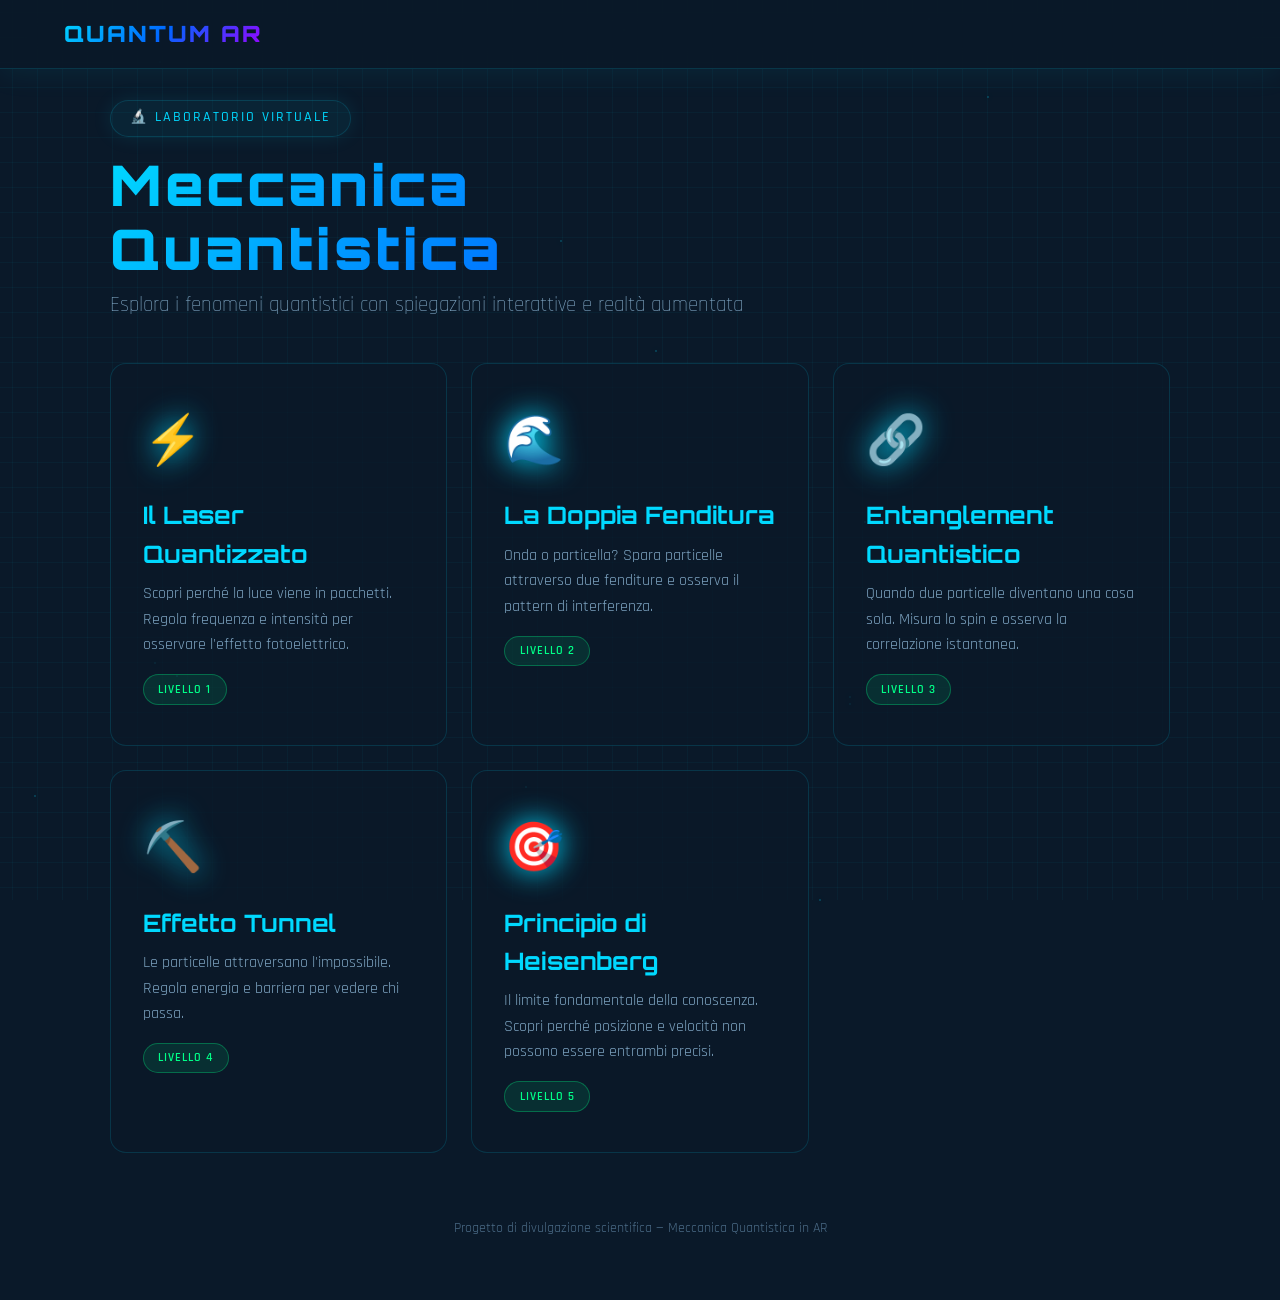
<file: index.html>
<!DOCTYPE html>
<html lang="it">
<head>
  <meta charset="UTF-8">
  <meta name="viewport" content="width=device-width, initial-scale=1.0">
  <title>Quantum AR — Meccanica Quantistica in Realtà Aumentata</title>
  <link rel="stylesheet" href="css/style.css">
</head>
<body>

  <nav class="nav">
    <div class="nav-inner">
      <a href="index.html" class="nav-logo">QUANTUM AR</a>
    </div>
  </nav>

  <main class="page page-wide">
    <span class="section-label fade-in-up">🔬 Laboratorio Virtuale</span>
    <h1 class="page-title fade-in-up stagger-1">Meccanica<br>Quantistica</h1>
    <p class="page-subtitle fade-in-up stagger-2">Esplora i fenomeni quantistici con spiegazioni interattive e realtà aumentata</p>

    <div class="levels-grid fade-in-up stagger-3">
      <a href="pages/laser.html" class="level-card">
        <div class="level-icon">⚡</div>
        <h2 class="level-title">Il Laser Quantizzato</h2>
        <p class="level-desc">
          Scopri perché la luce viene in pacchetti. Regola frequenza e intensità
          per osservare l'effetto fotoelettrico.
        </p>
        <span class="level-badge">Livello 1</span>
      </a>

      <a href="pages/slit.html" class="level-card">
        <div class="level-icon">🌊</div>
        <h2 class="level-title">La Doppia Fenditura</h2>
        <p class="level-desc">
          Onda o particella? Spara particelle attraverso due fenditure e
          osserva il pattern di interferenza.
        </p>
        <span class="level-badge">Livello 2</span>
      </a>

      <a href="pages/entanglement.html" class="level-card">
        <div class="level-icon">🔗</div>
        <h2 class="level-title">Entanglement Quantistico</h2>
        <p class="level-desc">
          Quando due particelle diventano una cosa sola. Misura lo spin
          e osserva la correlazione istantanea.
        </p>
        <span class="level-badge">Livello 3</span>
      </a>

      <a href="pages/tunnel.html" class="level-card">
        <div class="level-icon">⛏️</div>
        <h2 class="level-title">Effetto Tunnel</h2>
        <p class="level-desc">
          Le particelle attraversano l'impossibile. Regola energia e
          barriera per vedere chi passa.
        </p>
        <span class="level-badge">Livello 4</span>
      </a>

      <a href="pages/heisenberg.html" class="level-card">
        <div class="level-icon">🎯</div>
        <h2 class="level-title">Principio di Heisenberg</h2>
        <p class="level-desc">
          Il limite fondamentale della conoscenza. Scopri perché
          posizione e velocità non possono essere entrambi precisi.
        </p>
        <span class="level-badge">Livello 5</span>
      </a>
    </div>

    <p style="text-align:center; color:var(--text-muted); font-size:0.9rem; margin-top:4rem;">
      Progetto di divulgazione scientifica — Meccanica Quantistica in AR
    </p>
  </main>

  <script src="js/main.js"></script>
</body>
</html>
</file>
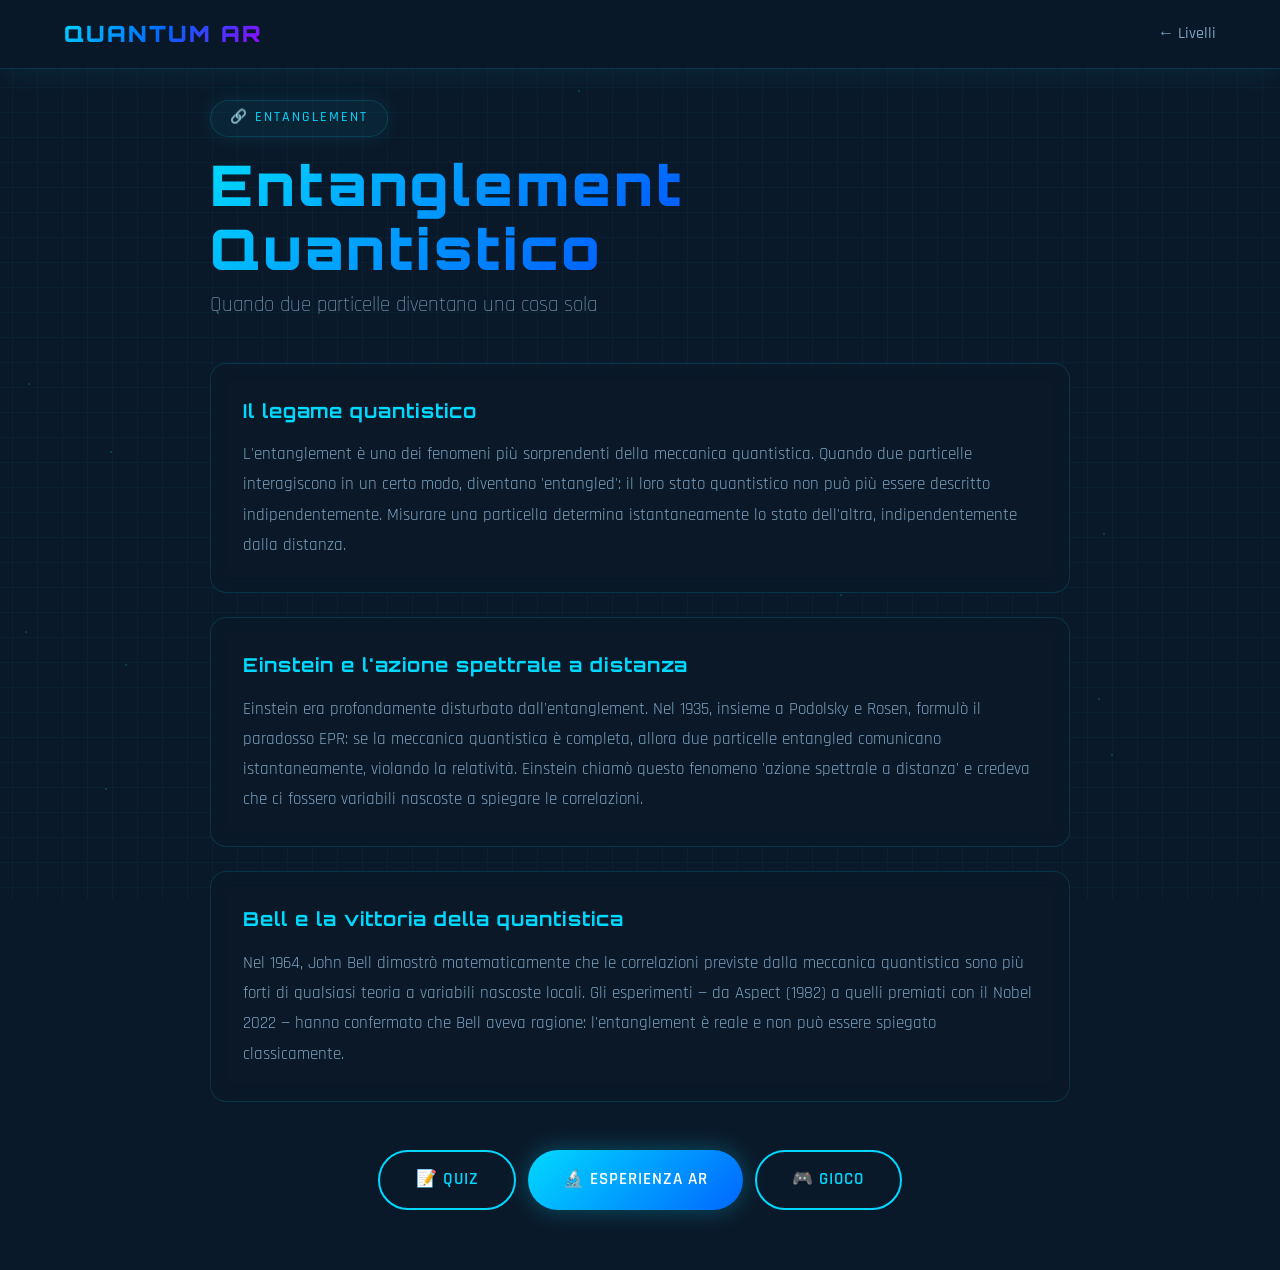
<file: pages/entanglement.html>
<!DOCTYPE html>
<html lang="it">
<head>
  <meta charset="UTF-8">
  <meta name="viewport" content="width=device-width, initial-scale=1.0">
  <title>Entanglement Quantistico — Quantum AR</title>
  <link rel="stylesheet" href="../css/style.css">
</head>
<body>
  <nav class="nav"><div class="nav-inner">
    <a href="../index.html" class="nav-logo">QUANTUM AR</a>
    <a href="../index.html" class="nav-back">← Livelli</a>
  </div></nav>
  <main class="page">
    <span class="section-label" id="level-label"></span>
    <h1 class="page-title" id="level-title"></h1>
    <p class="page-subtitle" id="level-subtitle"></p>
    <div id="intro-cards"></div>
    <div class="btn-group" style="justify-content:center; margin-top:3rem;">
      <a href="quiz.html?level=entanglement" class="btn btn-secondary">📝 Quiz</a>
      <a href="ar.html?level=entanglement" class="btn btn-primary">🔬 Esperienza AR</a>
      <a href="game.html?level=entanglement" class="btn btn-secondary">🎮 Gioco</a>
    </div>
  </main>
  <script src="../js/main.js"></script>
  <script>
    (async function () {
      let data;
      try { const r = await fetch('../data/entanglement.json'); data = await r.json(); } catch(e) { return; }
      document.getElementById('level-label').textContent = `${data.icon} ${data.id.toUpperCase()}`;
      document.getElementById('level-title').textContent = data.title;
      document.getElementById('level-subtitle').textContent = data.subtitle;
      const c = document.getElementById('intro-cards');
      data.intro.sections.forEach((s, i) => {
        const d = document.createElement('div');
        d.className = `card fade-in-up stagger-${Math.min(i+1,4)}`;
        d.innerHTML = `<h3 class="card-heading">${s.heading}</h3><p class="card-text">${s.text}</p>`;
        c.appendChild(d);
      });
    })();
  </script>
</body>
</html>
</file>
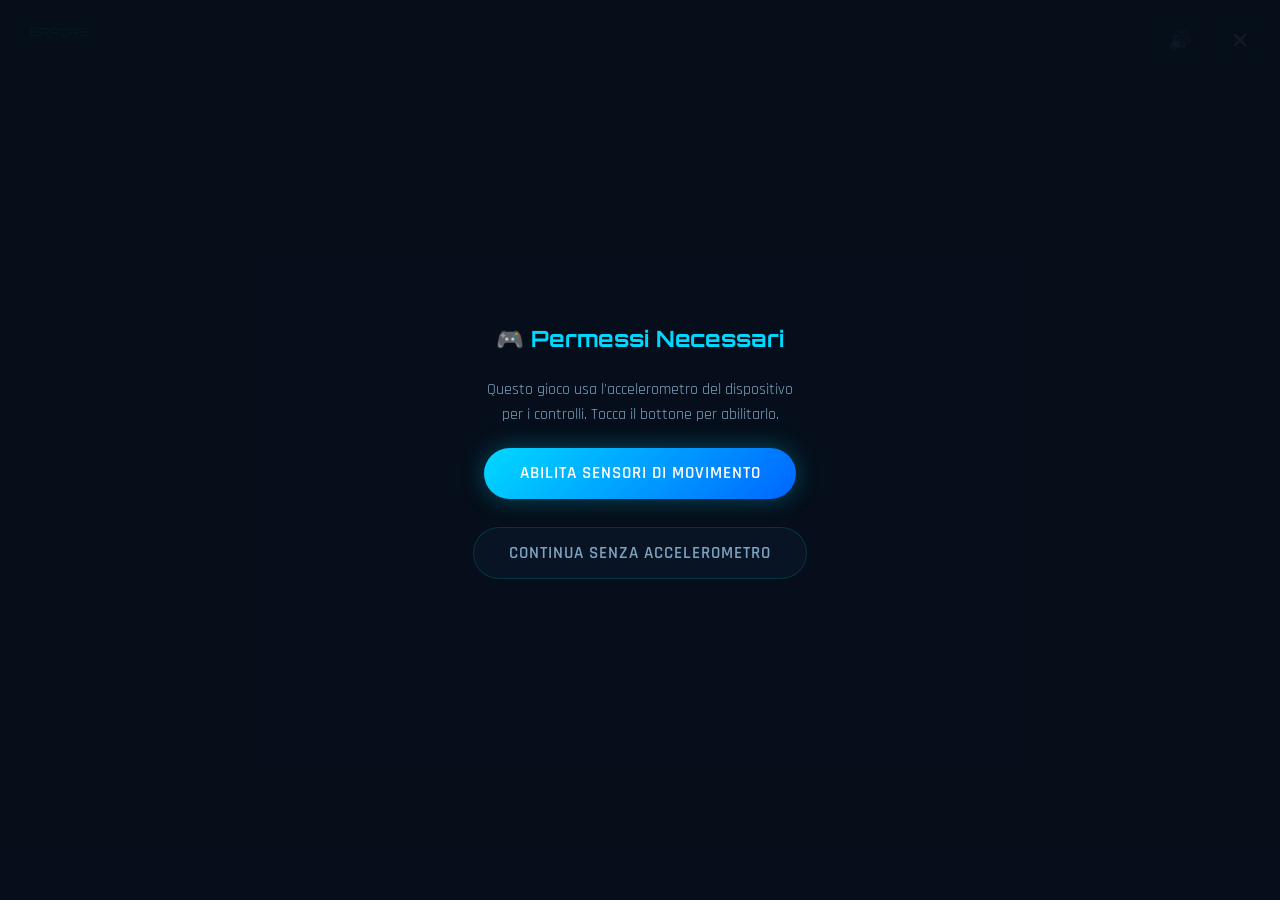
<file: pages/game.html>
<!DOCTYPE html>
<html lang="it">
<head>
  <meta charset="UTF-8">
  <meta name="viewport" content="width=device-width, initial-scale=1.0, user-scalable=no">
  <title>Gioco — Quantum AR</title>
  <link rel="stylesheet" href="../css/style.css">
  <style>
    html, body { margin:0; padding:0; overflow:hidden; width:100%; height:100%; }
    body::before { display:none; }

    .game-screen {
      position:fixed; inset:0; z-index:9999;
      background: var(--quantum-blue);
      display:flex; flex-direction:column;
    }

    /* Permission overlay */
    .perm-overlay {
      position:fixed; inset:0; z-index:10010;
      background:rgba(6,14,26,0.95);
      display:flex; flex-direction:column;
      align-items:center; justify-content:center;
      gap:20px; padding:24px; text-align:center;
    }
    .perm-overlay.hidden { display:none; }
    .perm-overlay h2 {
      font-family:'Orbitron',sans-serif; font-size:1.4rem;
      color:var(--neon-cyan);
    }
    .perm-overlay p { color:var(--text-dim); max-width:320px; line-height:1.6; }

    /* Game close */
    .game-close {
      position:fixed; top:16px; right:16px; z-index:10005;
      width:48px; height:48px; border-radius:50%;
      background:rgba(0,0,0,0.6); border:1px solid var(--glass-border);
      color:#fff; font-size:1.4rem; cursor:pointer;
      display:flex; align-items:center; justify-content:center;
      backdrop-filter:blur(10px); -webkit-backdrop-filter:blur(10px);
    }

    /* Game HUD */
    .game-hud {
      position:fixed; top:16px; left:16px; z-index:10004;
      display:flex; gap:12px; align-items:center;
    }
    .game-hud-item {
      padding:8px 14px; border-radius:var(--radius-pill);
      background:rgba(0,0,0,0.5);
      backdrop-filter:blur(10px); -webkit-backdrop-filter:blur(10px);
      font-family:'Orbitron',sans-serif; font-size:0.7rem;
      letter-spacing:1px; text-transform:uppercase;
    }
    .game-score { color:var(--neon-green); }
    .game-level-name { color:var(--neon-cyan); }

    /* Audio toggle */
    .audio-toggle {
      position:fixed; top:16px; right:76px; z-index:10005;
      width:48px; height:48px; border-radius:50%;
      background:rgba(0,0,0,0.6); border:1px solid var(--glass-border);
      color:#fff; font-size:1.2rem; cursor:pointer;
      display:flex; align-items:center; justify-content:center;
      backdrop-filter:blur(10px); -webkit-backdrop-filter:blur(10px);
    }

    /* Game canvas area */
    .game-canvas-area {
      flex:1; position:relative; overflow:hidden;
    }
    .game-canvas-area canvas {
      width:100%; height:100%; display:block;
    }

    /* Game controls overlay (bottom) */
    .game-controls {
      position:fixed; bottom:0; left:0; right:0; z-index:10003;
      padding:16px 20px 32px;
      background:linear-gradient(to top, rgba(6,14,26,0.9), transparent);
      display:flex; flex-wrap:wrap; gap:10px;
      justify-content:center; align-items:end;
    }

    .game-btn {
      padding:14px 28px; border-radius:var(--radius-pill);
      font-family:'Rajdhani',sans-serif; font-size:1rem; font-weight:600;
      text-transform:uppercase; letter-spacing:1px;
      cursor:pointer; transition:all 0.2s; border:none;
      min-width:120px; text-align:center;
    }
    .game-btn-action {
      background:linear-gradient(135deg, var(--neon-cyan), var(--neon-blue));
      color:#fff; box-shadow:0 0 20px rgba(0,217,255,0.3);
    }
    .game-btn-action:active { transform:scale(0.95); }
    .game-btn-secondary {
      background:rgba(255,255,255,0.06); border:1px solid var(--glass-border);
      color:var(--text-dim);
    }

    .game-slider-group {
      display:flex; flex-direction:column; gap:4px; min-width:150px;
    }
    .game-slider-label {
      font-size:0.7rem; color:var(--text-muted); letter-spacing:1px;
      text-transform:uppercase; display:flex; justify-content:space-between;
    }
    .game-slider-val { color:var(--neon-cyan); font-weight:700; }

    /* Feedback toast */
    .game-toast {
      position:fixed; top:50%; left:50%; transform:translate(-50%,-50%);
      z-index:10006; padding:16px 32px; border-radius:var(--radius);
      background:rgba(0,0,0,0.8); backdrop-filter:blur(16px);
      font-family:'Orbitron',sans-serif; font-size:1.2rem;
      text-align:center; pointer-events:none;
      opacity:0; transition:opacity 0.3s;
    }
    .game-toast.visible { opacity:1; }

    /* Tilt indicator */
    .tilt-indicator {
      position:fixed; bottom:100px; left:50%; transform:translateX(-50%);
      z-index:10004; font-size:0.7rem; color:var(--text-muted);
      letter-spacing:1px; text-align:center;
    }
    .tilt-dot {
      width:10px; height:10px; border-radius:50%;
      background:var(--neon-cyan); margin:6px auto 0;
      transition:transform 0.1s;
      box-shadow:0 0 8px var(--neon-cyan);
    }
  </style>
</head>
<body>

  <!-- Permission overlay (for iOS accelerometer) -->
  <div class="perm-overlay" id="perm-overlay">
    <h2>🎮 Permessi Necessari</h2>
    <p>Questo gioco usa l'accelerometro del dispositivo per i controlli. Tocca il bottone per abilitarlo.</p>
    <button class="btn btn-primary" id="perm-btn">Abilita Sensori di Movimento</button>
    <button class="btn btn-ghost" style="margin-top:8px;" id="skip-perm">Continua senza accelerometro</button>
  </div>

  <!-- Game screen -->
  <div class="game-screen">
    <!-- Close -->
    <button class="game-close" id="game-close">✕</button>

    <!-- Audio toggle -->
    <button class="audio-toggle" id="audio-toggle">🔊</button>

    <!-- HUD -->
    <div class="game-hud">
      <div class="game-hud-item game-level-name" id="hud-level"></div>
      <div class="game-hud-item game-score" id="hud-score"></div>
    </div>

    <!-- Canvas area (games render here) -->
    <div class="game-canvas-area" id="game-area">
      <canvas id="game-canvas"></canvas>
    </div>

    <!-- Controls (populated per game) -->
    <div class="game-controls" id="game-controls"></div>

    <!-- Tilt indicator -->
    <div class="tilt-indicator" id="tilt-indicator" style="display:none;">
      INCLINAZIONE
      <div class="tilt-dot" id="tilt-dot"></div>
    </div>

    <!-- Toast -->
    <div class="game-toast" id="game-toast"></div>
  </div>

  <script>
    // ══════════════════════════════════════
    //  GAME ENGINE — Accelerometer + Audio
    // ══════════════════════════════════════

    const GameEngine = {
      canvas: null,
      ctx: null,
      accel: { x: 0, y: 0, z: 0 },
      hasAccel: false,
      audio: null,
      audioPlaying: false,
      running: false,
      updateFn: null,
      renderFn: null,
      _rafId: null,
      _lastTime: 0,
      score: 0,

      // ── Init canvas ──
      initCanvas() {
        this.canvas = document.getElementById('game-canvas');
        this.ctx = this.canvas.getContext('2d');
        this._resize();
        window.addEventListener('resize', () => this._resize());
      },

      _resize() {
        const area = document.getElementById('game-area');
        this.canvas.width = area.clientWidth * window.devicePixelRatio;
        this.canvas.height = area.clientHeight * window.devicePixelRatio;
        this.canvas.style.width = area.clientWidth + 'px';
        this.canvas.style.height = area.clientHeight + 'px';
        this.ctx.scale(window.devicePixelRatio, window.devicePixelRatio);
        this.W = area.clientWidth;
        this.H = area.clientHeight;
      },

      // ── Accelerometer with iOS permission ──
      async requestAccelerometer() {
        // iOS 13+ requires permission
        if (typeof DeviceMotionEvent !== 'undefined' &&
            typeof DeviceMotionEvent.requestPermission === 'function') {
          try {
            const perm = await DeviceMotionEvent.requestPermission();
            if (perm === 'granted') {
              this._bindAccel();
              return true;
            }
          } catch (e) {
            console.warn('Accelerometer permission denied:', e);
            return false;
          }
        } else if (typeof DeviceMotionEvent !== 'undefined') {
          // Android / non-iOS: no permission needed
          this._bindAccel();
          return true;
        }
        return false;
      },

      _bindAccel() {
        window.addEventListener('devicemotion', (e) => {
          const a = e.accelerationIncludingGravity;
          if (a) {
            this.accel.x = a.x || 0;
            this.accel.y = a.y || 0;
            this.accel.z = a.z || 0;
            this.hasAccel = true;
          }
        });

        // Show tilt indicator
        document.getElementById('tilt-indicator').style.display = 'block';
      },

      // ── Audio ──
      initAudio() {
        this.audio = new Audio('../assets/audio/quantum-bgm.mp3');
        this.audio.loop = true;
        this.audio.volume = 0.3;
      },

      toggleAudio() {
        if (!this.audio) return;
        if (this.audioPlaying) {
          this.audio.pause();
          this.audioPlaying = false;
          document.getElementById('audio-toggle').textContent = '🔇';
        } else {
          this.audio.play().catch(() => {});
          this.audioPlaying = true;
          document.getElementById('audio-toggle').textContent = '🔊';
        }
      },

      startAudio() {
        if (this.audio && !this.audioPlaying) {
          this.audio.play().catch(() => {});
          this.audioPlaying = true;
        }
      },

      stopAudio() {
        if (this.audio) {
          this.audio.pause();
          this.audio.currentTime = 0;
          this.audioPlaying = false;
        }
      },

      // ── Game loop ──
      start(updateFn, renderFn) {
        this.updateFn = updateFn;
        this.renderFn = renderFn;
        this.running = true;
        this._lastTime = performance.now();
        this._loop();
      },

      _loop() {
        if (!this.running) return;
        this._rafId = requestAnimationFrame(() => this._loop());
        const now = performance.now();
        const dt = Math.min((now - this._lastTime) / 1000, 0.05);
        this._lastTime = now;

        if (this.updateFn) this.updateFn(dt);

        // Update tilt dot
        if (this.hasAccel) {
          const dot = document.getElementById('tilt-dot');
          dot.style.transform = `translate(${this.accel.x * 3}px, ${-this.accel.y * 3}px)`;
        }

        if (this.renderFn) this.renderFn(this.ctx, this.W, this.H);
      },

      stop() {
        this.running = false;
        if (this._rafId) cancelAnimationFrame(this._rafId);
        this.stopAudio();
      },

      // ── Score ──
      setScore(val) {
        this.score = val;
        document.getElementById('hud-score').textContent = `Score: ${val}`;
      },

      // ── Toast ──
      showToast(text, color, duration) {
        const t = document.getElementById('game-toast');
        t.textContent = text;
        t.style.color = color || 'var(--neon-cyan)';
        t.classList.add('visible');
        setTimeout(() => t.classList.remove('visible'), duration || 1500);
      },

      // ── Vibrate ──
      vibrate(ms) {
        if (navigator.vibrate) navigator.vibrate(ms || 50);
      }
    };

    // ══════════════════════════════════════
    //  PAGE BOOT
    // ══════════════════════════════════════

    (async function () {
      const params = new URLSearchParams(window.location.search);
      const level = params.get('level');
      if (!level) { document.getElementById('hud-level').textContent = 'Errore'; return; }

      // Load level data
      let data;
      try {
        const res = await fetch(`../data/${level}.json`);
        data = await res.json();
      } catch (e) {
        document.getElementById('hud-level').textContent = 'Errore dati';
        return;
      }

      document.getElementById('hud-level').textContent = `${data.icon} ${data.title}`;

      // Close
      document.getElementById('game-close').addEventListener('click', () => {
        GameEngine.stop();
        window.history.back();
      });

      // Audio toggle
      GameEngine.initAudio();
      document.getElementById('audio-toggle').addEventListener('click', () => {
        GameEngine.toggleAudio();
      });

      // Permission flow
      const permOverlay = document.getElementById('perm-overlay');
      const permBtn = document.getElementById('perm-btn');
      const skipBtn = document.getElementById('skip-perm');

      // Check if permission needed
      const needsPermission = typeof DeviceMotionEvent !== 'undefined' &&
                              typeof DeviceMotionEvent.requestPermission === 'function';

      if (!needsPermission) {
        // Android or desktop: try binding directly
        GameEngine.requestAccelerometer();
        permOverlay.classList.add('hidden');
        startGame(level, data);
      } else {
        // iOS: show permission overlay
        permBtn.addEventListener('click', async () => {
          const granted = await GameEngine.requestAccelerometer();
          permOverlay.classList.add('hidden');
          startGame(level, data);
          if (!granted) {
            GameEngine.showToast('Accelerometro non disponibile', 'var(--neon-red)', 2000);
          }
        });

        skipBtn.addEventListener('click', () => {
          permOverlay.classList.add('hidden');
          startGame(level, data);
        });
      }

      async function startGame(level, data) {
        GameEngine.initCanvas();
        GameEngine.startAudio();

        // Dynamic import of game module
        const module = await import(`../js/games/${level}-game.js`);
        module.default(GameEngine, data);
      }
    })();
  </script>
</body>
</html>
</file>
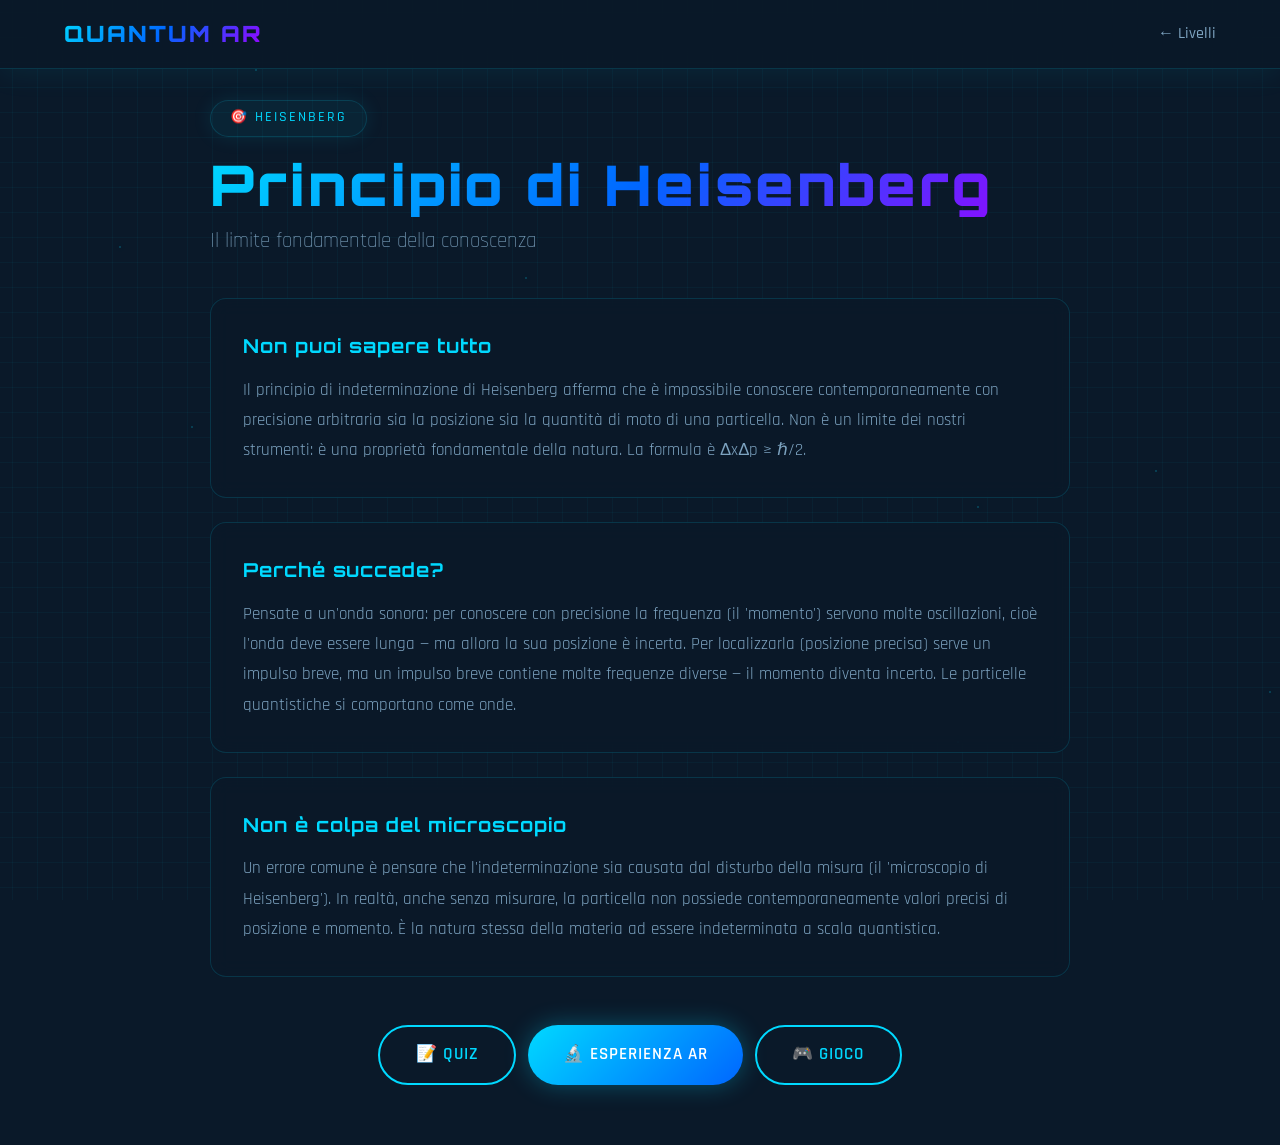
<file: pages/heisenberg.html>
<!DOCTYPE html>
<html lang="it">
<head>
  <meta charset="UTF-8">
  <meta name="viewport" content="width=device-width, initial-scale=1.0">
  <title>Principio di Heisenberg — Quantum AR</title>
  <link rel="stylesheet" href="../css/style.css">
</head>
<body>
  <nav class="nav"><div class="nav-inner">
    <a href="../index.html" class="nav-logo">QUANTUM AR</a>
    <a href="../index.html" class="nav-back">← Livelli</a>
  </div></nav>
  <main class="page">
    <span class="section-label" id="level-label"></span>
    <h1 class="page-title" id="level-title"></h1>
    <p class="page-subtitle" id="level-subtitle"></p>
    <div id="intro-cards"></div>
    <div class="btn-group" style="justify-content:center; margin-top:3rem;">
      <a href="quiz.html?level=heisenberg" class="btn btn-secondary">📝 Quiz</a>
      <a href="ar.html?level=heisenberg" class="btn btn-primary">🔬 Esperienza AR</a>
      <a href="game.html?level=heisenberg" class="btn btn-secondary">🎮 Gioco</a>
    </div>
  </main>
  <script src="../js/main.js"></script>
  <script>
    (async function () {
      let data;
      try { const r = await fetch('../data/heisenberg.json'); data = await r.json(); } catch(e) { return; }
      document.getElementById('level-label').textContent = `${data.icon} ${data.id.toUpperCase()}`;
      document.getElementById('level-title').textContent = data.title;
      document.getElementById('level-subtitle').textContent = data.subtitle;
      const c = document.getElementById('intro-cards');
      data.intro.sections.forEach((s, i) => {
        const d = document.createElement('div');
        d.className = `card fade-in-up stagger-${Math.min(i+1,4)}`;
        d.innerHTML = `<h3 class="card-heading">${s.heading}</h3><p class="card-text">${s.text}</p>`;
        c.appendChild(d);
      });
    })();
  </script>
</body>
</html>
</file>
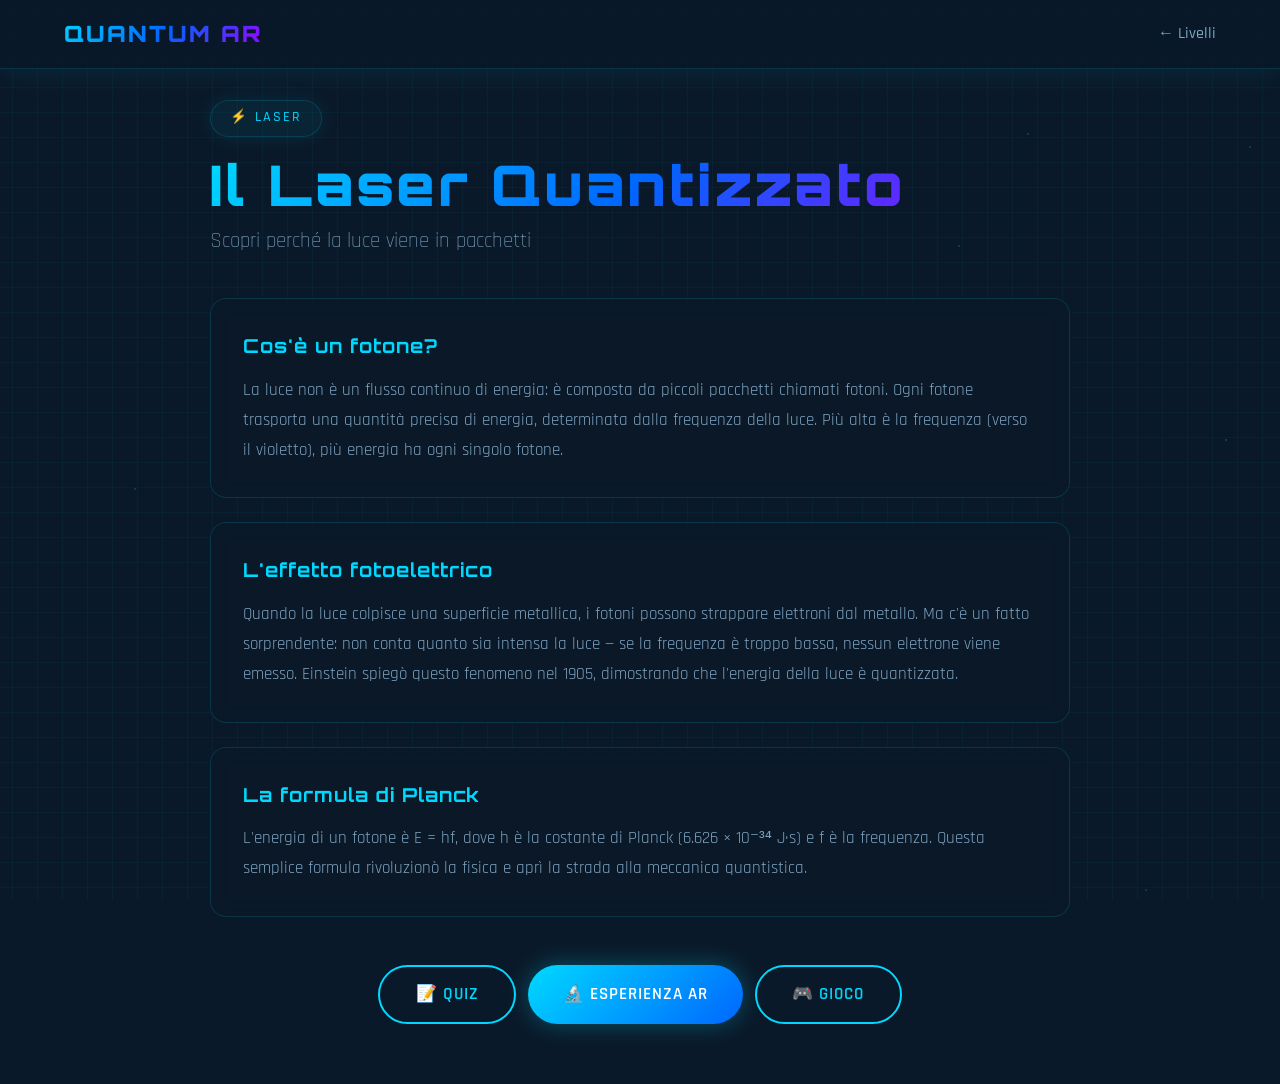
<file: pages/laser.html>
<!DOCTYPE html>
<html lang="it">
<head>
  <meta charset="UTF-8">
  <meta name="viewport" content="width=device-width, initial-scale=1.0">
  <title>Il Laser Quantizzato — Quantum AR</title>
  <link rel="stylesheet" href="../css/style.css">
</head>
<body>

  <nav class="nav">
    <div class="nav-inner">
      <a href="../index.html" class="nav-logo">QUANTUM AR</a>
      <a href="../index.html" class="nav-back">← Livelli</a>
    </div>
  </nav>

  <main class="page">
    <span class="section-label" id="level-label">⚡ LASER</span>
    <h1 class="page-title" id="level-title">Il Laser Quantizzato</h1>
    <p class="page-subtitle" id="level-subtitle">Scopri perché la luce viene in pacchetti</p>

    <div id="intro-cards"></div>

    <!-- Action buttons -->
    <div class="btn-group" style="justify-content:center; margin-top:3rem;">
      <a href="quiz.html?level=laser" class="btn btn-secondary">📝 Quiz</a>
      <a href="ar.html?level=laser" class="btn btn-primary">🔬 Esperienza AR</a>
      <a href="game.html?level=laser" class="btn btn-secondary">🎮 Gioco</a>
    </div>
  </main>

  <script src="../js/main.js"></script>
  <script>
    (async function () {
      let data;
      try {
        const res = await fetch('../data/laser.json');
        data = await res.json();
      } catch (e) {
        document.getElementById('intro-cards').innerHTML =
          '<p style="color:var(--neon-red);">Errore caricamento dati.</p>';
        return;
      }

      document.getElementById('level-label').textContent = `${data.icon} ${data.id.toUpperCase()}`;
      document.getElementById('level-title').textContent = data.title;
      document.getElementById('level-subtitle').textContent = data.subtitle;

      const container = document.getElementById('intro-cards');
      data.intro.sections.forEach((s, i) => {
        const div = document.createElement('div');
        div.className = `card fade-in-up stagger-${Math.min(i + 1, 4)}`;
        div.innerHTML = `<h3 class="card-heading">${s.heading}</h3><p class="card-text">${s.text}</p>`;
        container.appendChild(div);
      });
    })();
  </script>
</body>
</html>
</file>
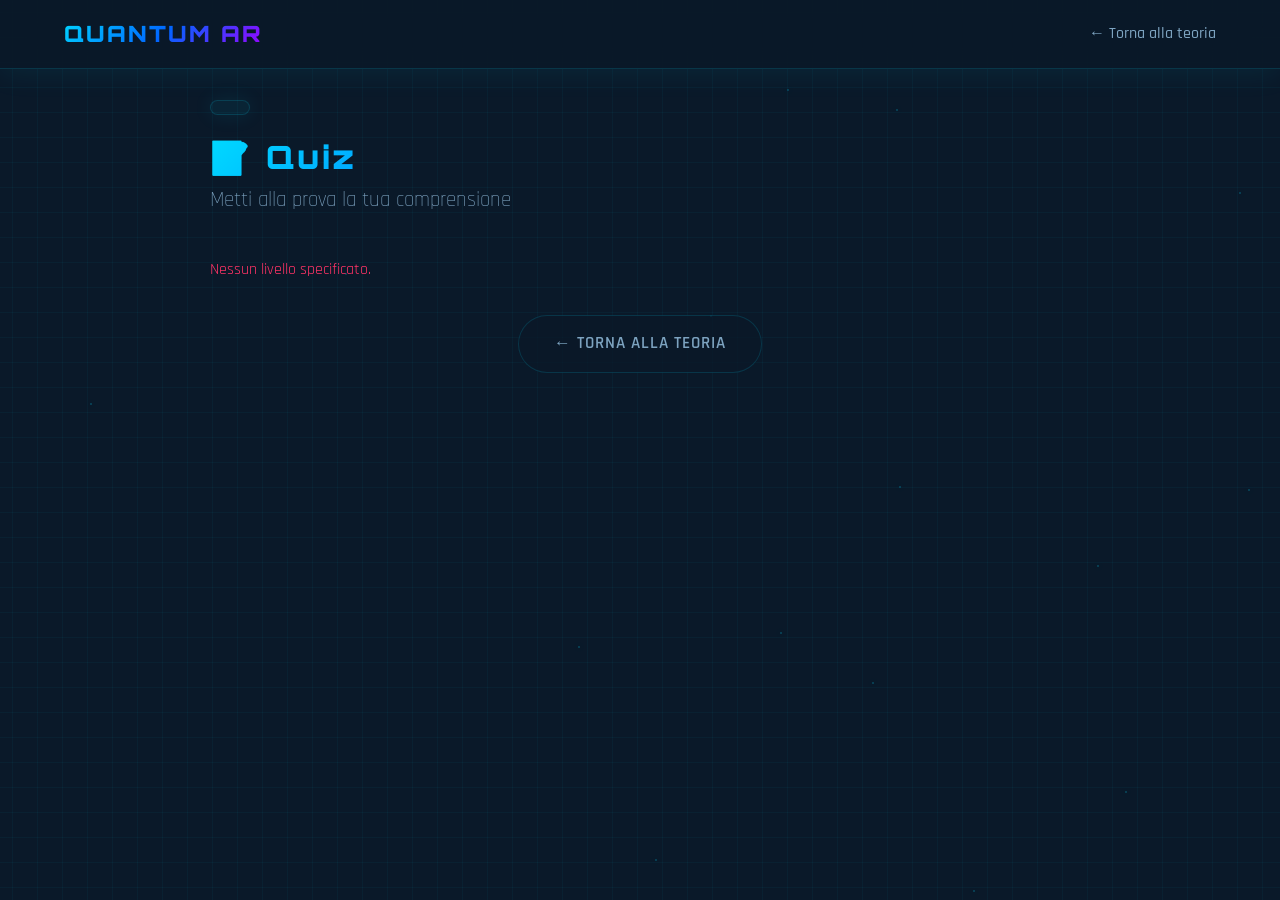
<file: pages/quiz.html>
<!DOCTYPE html>
<html lang="it">
<head>
  <meta charset="UTF-8">
  <meta name="viewport" content="width=device-width, initial-scale=1.0">
  <title>Quiz — Quantum AR</title>
  <link rel="stylesheet" href="../css/style.css">
</head>
<body>

  <nav class="nav">
    <div class="nav-inner">
      <a href="../index.html" class="nav-logo">QUANTUM AR</a>
      <a id="back-link" href="../index.html" class="nav-back">← Torna alla teoria</a>
    </div>
  </nav>

  <main class="page">
    <span class="section-label" id="level-label"></span>
    <h1 class="page-title" style="font-size:2rem;">📝 Quiz</h1>
    <p class="page-subtitle" id="quiz-subtitle">Metti alla prova la tua comprensione</p>

    <div id="quiz-container"></div>

    <div style="text-align:center; margin-top:2rem;">
      <a id="back-btn" href="../index.html" class="btn btn-ghost">← Torna alla teoria</a>
    </div>
  </main>

  <script src="../js/main.js"></script>
  <script src="../js/quiz.js"></script>
  <script>
    (async function () {
      // Read level from URL: quiz.html?level=laser
      const params = new URLSearchParams(window.location.search);
      const level = params.get('level');

      if (!level) {
        document.getElementById('quiz-container').innerHTML =
          '<p style="color:var(--neon-red);">Nessun livello specificato.</p>';
        return;
      }

      // Map level to JSON and back-link
      const jsonPath = `../data/${level}.json`;
      const theoryPage = level === 'doppia-fenditura' ? 'slit.html' : `${level}.html`;

      document.getElementById('back-link').href = theoryPage;
      document.getElementById('back-btn').href = theoryPage;

      let data;
      try {
        const res = await fetch(jsonPath);
        data = await res.json();
      } catch (e) {
        document.getElementById('quiz-container').innerHTML =
          `<p style="color:var(--neon-red);">Errore: impossibile caricare ${jsonPath}</p>`;
        return;
      }

      document.getElementById('level-label').textContent = `${data.icon} ${data.title}`;
      document.getElementById('quiz-subtitle').textContent =
        `${data.quiz.questions.length} domande — servono ${data.quiz.pass_threshold} risposte corrette`;

      const quiz = new Quiz({
        data: data.quiz,
        container: '#quiz-container',
        onPass: () => { /* optional: could redirect to AR */ },
        onFail: () => {}
      });
      quiz.render();
    })();
  </script>
</body>
</html>
</file>
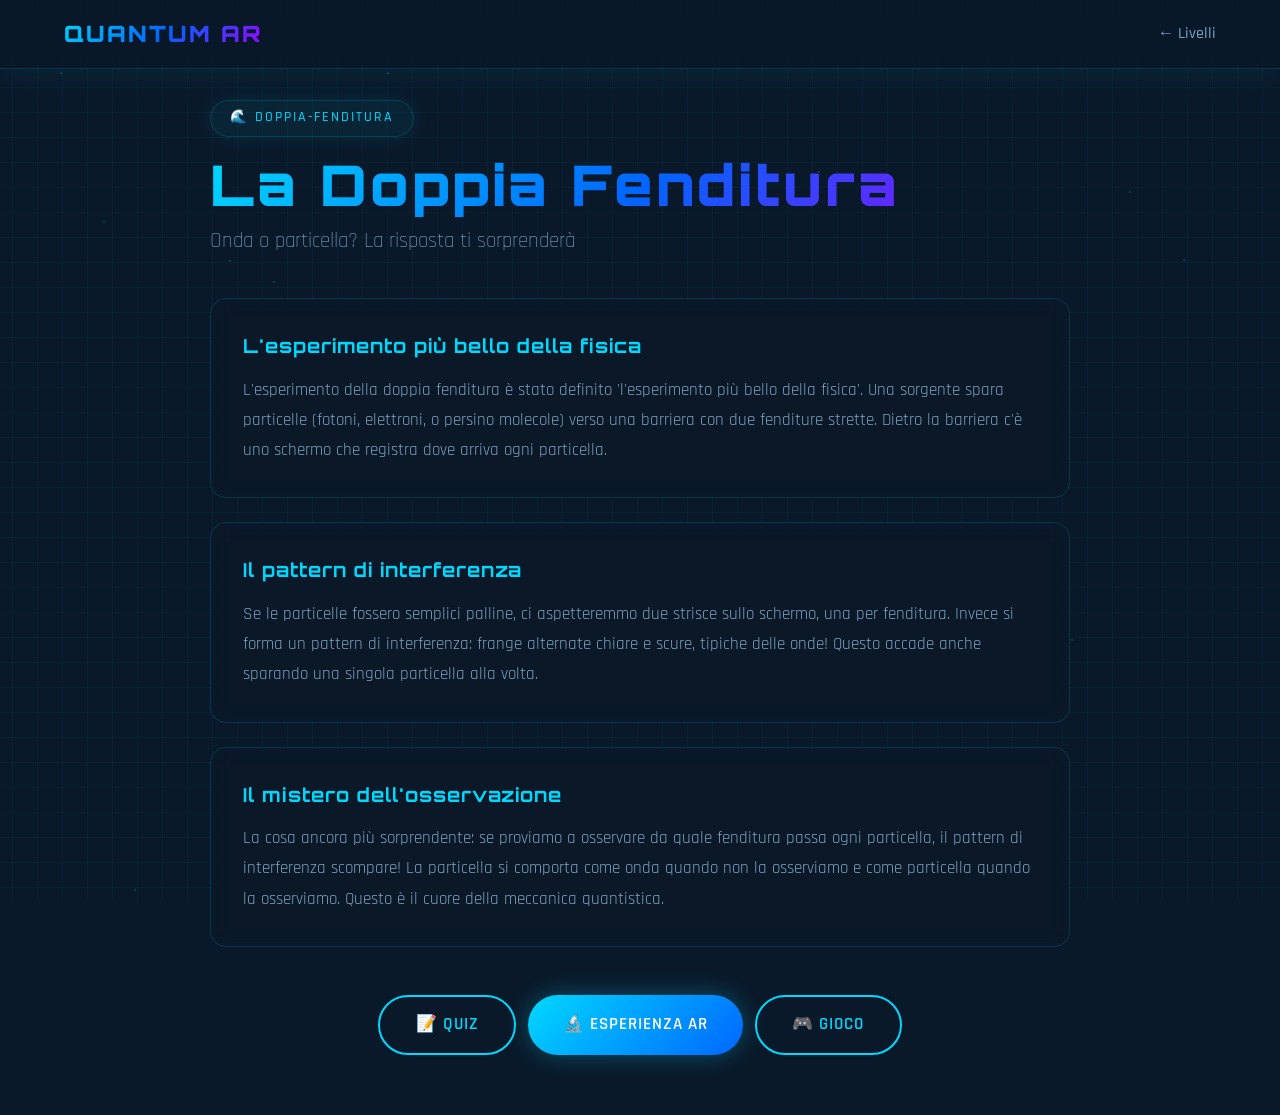
<file: pages/slit.html>
<!DOCTYPE html>
<html lang="it">
<head>
  <meta charset="UTF-8">
  <meta name="viewport" content="width=device-width, initial-scale=1.0">
  <title>La Doppia Fenditura — Quantum AR</title>
  <link rel="stylesheet" href="../css/style.css">
</head>
<body>

  <nav class="nav">
    <div class="nav-inner">
      <a href="../index.html" class="nav-logo">QUANTUM AR</a>
      <a href="../index.html" class="nav-back">← Livelli</a>
    </div>
  </nav>

  <main class="page">
    <span class="section-label" id="level-label">🌊 DOPPIA-FENDITURA</span>
    <h1 class="page-title" id="level-title">La Doppia Fenditura</h1>
    <p class="page-subtitle" id="level-subtitle">Onda o particella? La risposta ti sorprenderà</p>

    <div id="intro-cards"></div>

    <div class="btn-group" style="justify-content:center; margin-top:3rem;">
      <a href="quiz.html?level=doppia-fenditura" class="btn btn-secondary">📝 Quiz</a>
      <a href="ar.html?level=doppia-fenditura" class="btn btn-primary">🔬 Esperienza AR</a>
      <a href="game.html?level=doppia-fenditura" class="btn btn-secondary">🎮 Gioco</a>
    </div>
  </main>

  <script src="../js/main.js"></script>
  <script>
    (async function () {
      let data;
      try {
        const res = await fetch('../data/doppia-fenditura.json');
        data = await res.json();
      } catch (e) {
        document.getElementById('intro-cards').innerHTML =
          '<p style="color:var(--neon-red);">Errore caricamento dati.</p>';
        return;
      }

      document.getElementById('level-label').textContent = `${data.icon} ${data.id.toUpperCase()}`;
      document.getElementById('level-title').textContent = data.title;
      document.getElementById('level-subtitle').textContent = data.subtitle;

      const container = document.getElementById('intro-cards');
      data.intro.sections.forEach((s, i) => {
        const div = document.createElement('div');
        div.className = `card fade-in-up stagger-${Math.min(i + 1, 4)}`;
        div.innerHTML = `<h3 class="card-heading">${s.heading}</h3><p class="card-text">${s.text}</p>`;
        container.appendChild(div);
      });
    })();
  </script>
</body>
</html>
</file>
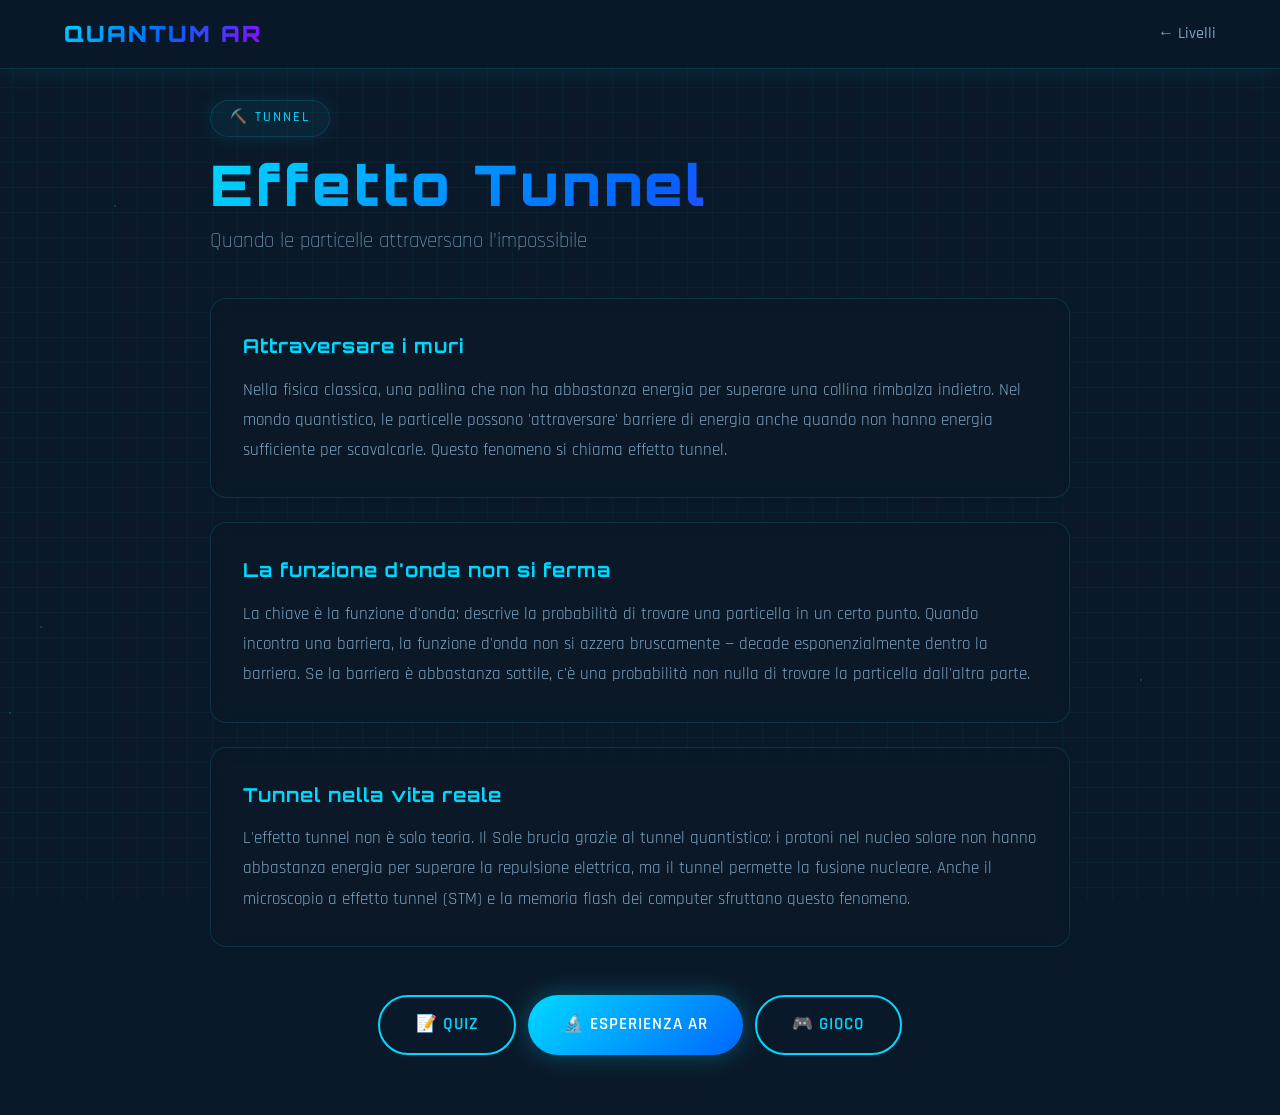
<file: pages/tunnel.html>
<!DOCTYPE html>
<html lang="it">
<head>
  <meta charset="UTF-8">
  <meta name="viewport" content="width=device-width, initial-scale=1.0">
  <title>Effetto Tunnel — Quantum AR</title>
  <link rel="stylesheet" href="../css/style.css">
</head>
<body>
  <nav class="nav"><div class="nav-inner">
    <a href="../index.html" class="nav-logo">QUANTUM AR</a>
    <a href="../index.html" class="nav-back">← Livelli</a>
  </div></nav>
  <main class="page">
    <span class="section-label" id="level-label"></span>
    <h1 class="page-title" id="level-title"></h1>
    <p class="page-subtitle" id="level-subtitle"></p>
    <div id="intro-cards"></div>
    <div class="btn-group" style="justify-content:center; margin-top:3rem;">
      <a href="quiz.html?level=tunnel" class="btn btn-secondary">📝 Quiz</a>
      <a href="ar.html?level=tunnel" class="btn btn-primary">🔬 Esperienza AR</a>
      <a href="game.html?level=tunnel" class="btn btn-secondary">🎮 Gioco</a>
    </div>
  </main>
  <script src="../js/main.js"></script>
  <script>
    (async function () {
      let data;
      try { const r = await fetch('../data/tunnel.json'); data = await r.json(); } catch(e) { return; }
      document.getElementById('level-label').textContent = `${data.icon} ${data.id.toUpperCase()}`;
      document.getElementById('level-title').textContent = data.title;
      document.getElementById('level-subtitle').textContent = data.subtitle;
      const c = document.getElementById('intro-cards');
      data.intro.sections.forEach((s, i) => {
        const d = document.createElement('div');
        d.className = `card fade-in-up stagger-${Math.min(i+1,4)}`;
        d.innerHTML = `<h3 class="card-heading">${s.heading}</h3><p class="card-text">${s.text}</p>`;
        c.appendChild(d);
      });
    })();
  </script>
</body>
</html>
</file>
<file: css/style.css>
/* ══════════════════════════════════════
   QUANTUM AR — Global Styles v2
   Landing + Theory + Quiz + Fullscreen AR
   ══════════════════════════════════════ */

@import url('https://fonts.googleapis.com/css2?family=Orbitron:wght@400;500;700;900&family=Rajdhani:wght@300;400;500;600;700&display=swap');

:root {
  --quantum-blue: #0a1929;
  --quantum-deep: #060e1a;
  --neon-cyan: #00d9ff;
  --neon-blue: #0066ff;
  --neon-purple: #9d00ff;
  --neon-green: #00ff88;
  --neon-red: #ff3366;
  --neon-yellow: #ffe066;
  --glass: rgba(10, 25, 41, 0.7);
  --glass-light: rgba(0, 217, 255, 0.06);
  --glass-border: rgba(0, 217, 255, 0.15);
  --text-light: #e0f4ff;
  --text-dim: #7da3c0;
  --text-muted: #4a6a85;
  --radius: 16px;
  --radius-sm: 8px;
  --radius-pill: 50px;
}

* { margin: 0; padding: 0; box-sizing: border-box; }
html { scroll-behavior: smooth; -webkit-text-size-adjust: 100%; }

body {
  font-family: 'Rajdhani', sans-serif;
  background: var(--quantum-blue);
  color: var(--text-light);
  overflow-x: hidden;
  min-height: 100vh;
  line-height: 1.6;
}

/* Holographic grid */
body::before {
  content: '';
  position: fixed; inset: 0;
  background:
    linear-gradient(0deg, transparent 24%, rgba(0,217,255,0.04) 25%, rgba(0,217,255,0.04) 26%, transparent 27%, transparent 74%, rgba(0,217,255,0.04) 75%, rgba(0,217,255,0.04) 76%, transparent 77%),
    linear-gradient(90deg, transparent 24%, rgba(0,217,255,0.04) 25%, rgba(0,217,255,0.04) 26%, transparent 27%, transparent 74%, rgba(0,217,255,0.04) 75%, rgba(0,217,255,0.04) 76%, transparent 77%);
  background-size: 50px 50px;
  animation: gridMove 25s linear infinite;
  z-index: 0; pointer-events: none;
}
@keyframes gridMove { to { transform: translate(50px, 50px); } }

/* ── Navigation ── */
.nav {
  position: fixed; top: 0; width: 100%;
  background: rgba(10, 25, 41, 0.85);
  backdrop-filter: blur(20px); -webkit-backdrop-filter: blur(20px);
  border-bottom: 1px solid var(--glass-border);
  z-index: 100; padding: 1rem 5%;
  box-shadow: 0 4px 30px rgba(0,217,255,0.08);
}
.nav-inner {
  max-width: 1200px; margin: 0 auto;
  display: flex; justify-content: space-between; align-items: center;
}
.nav-logo {
  font-family: 'Orbitron', sans-serif; font-size: 1.4rem; font-weight: 900;
  background: linear-gradient(135deg, var(--neon-cyan), var(--neon-blue), var(--neon-purple));
  -webkit-background-clip: text; -webkit-text-fill-color: transparent;
  text-decoration: none; letter-spacing: 2px;
}
.nav-back {
  color: var(--text-dim); text-decoration: none; font-size: 1rem; font-weight: 500;
  display: flex; align-items: center; gap: 6px; transition: color 0.3s;
}
.nav-back:hover { color: var(--neon-cyan); }

/* ── Page wrapper ── */
.page {
  position: relative; z-index: 10;
  max-width: 900px; margin: 0 auto;
  padding: 100px 20px 60px;
}
.page-wide { max-width: 1100px; }

/* ── Typography ── */
.section-label {
  display: inline-flex; align-items: center; gap: 8px;
  padding: 0.4rem 1.2rem;
  background: var(--glass-light); border: 1px solid var(--glass-border);
  border-radius: var(--radius-pill);
  font-size: 0.85rem; font-weight: 500; letter-spacing: 2px;
  text-transform: uppercase; color: var(--neon-cyan);
  margin-bottom: 1rem;
  box-shadow: 0 0 20px rgba(0,217,255,0.1);
}
.page-title {
  font-family: 'Orbitron', sans-serif;
  font-size: clamp(2rem, 5vw, 3.5rem); font-weight: 900;
  background: linear-gradient(135deg, var(--neon-cyan), var(--neon-blue), var(--neon-purple));
  -webkit-background-clip: text; -webkit-text-fill-color: transparent;
  line-height: 1.15; margin-bottom: 0.5rem; letter-spacing: 3px;
}
.page-subtitle {
  font-size: 1.3rem; color: var(--text-dim); font-weight: 300; margin-bottom: 2.5rem;
}

/* ── Cards ── */
.card {
  background: var(--glass); border: 1px solid var(--glass-border);
  border-radius: var(--radius); padding: 2rem; margin-bottom: 1.5rem;
  backdrop-filter: blur(10px); -webkit-backdrop-filter: blur(10px);
  transition: border-color 0.3s, box-shadow 0.3s;
}
.card:hover {
  border-color: rgba(0,217,255,0.35);
  box-shadow: 0 4px 30px rgba(0,217,255,0.1);
}
.card-heading {
  font-family: 'Orbitron', sans-serif; font-size: 1.2rem;
  color: var(--neon-cyan); margin-bottom: 0.8rem; font-weight: 700; letter-spacing: 1px;
}
.card-text { color: var(--text-dim); font-size: 1.05rem; line-height: 1.8; }

/* ── Landing: Level cards grid ── */
.levels-grid {
  display: grid;
  grid-template-columns: repeat(auto-fit, minmax(280px, 1fr));
  gap: 1.5rem; margin-top: 2rem;
}
.level-card {
  background: var(--glass); border: 1px solid var(--glass-border);
  border-radius: var(--radius); padding: 2.5rem 2rem;
  text-decoration: none; color: inherit;
  transition: all 0.4s ease; position: relative; overflow: hidden;
}
.level-card::before {
  content: ''; position: absolute; top: 0; left: -100%;
  width: 100%; height: 100%;
  background: linear-gradient(90deg, transparent, rgba(0,217,255,0.08), transparent);
  transition: left 0.6s ease;
}
.level-card:hover::before { left: 100%; }
.level-card:hover {
  transform: translateY(-8px); border-color: var(--neon-cyan);
  box-shadow: 0 12px 50px rgba(0,217,255,0.2);
}
.level-icon { font-size: 3rem; margin-bottom: 1rem; filter: drop-shadow(0 0 15px var(--neon-cyan)); }
.level-title {
  font-family: 'Orbitron', sans-serif; font-size: 1.5rem;
  color: var(--neon-cyan); margin-bottom: 0.5rem; font-weight: 700;
}
.level-desc { color: var(--text-dim); font-size: 1rem; line-height: 1.6; }
.level-badge {
  display: inline-block; margin-top: 1rem; padding: 0.3rem 0.9rem;
  border-radius: var(--radius-pill); font-size: 0.75rem; font-weight: 600;
  text-transform: uppercase; letter-spacing: 1px;
  background: rgba(0,255,136,0.1); color: var(--neon-green);
  border: 1px solid rgba(0,255,136,0.3);
}

/* ── Buttons ── */
.btn {
  display: inline-flex; align-items: center; justify-content: center; gap: 8px;
  padding: 0.9rem 2.2rem; border-radius: var(--radius-pill);
  font-family: 'Rajdhani', sans-serif; font-size: 1.05rem; font-weight: 600;
  text-transform: uppercase; letter-spacing: 1px;
  cursor: pointer; transition: all 0.3s ease;
  text-decoration: none; border: none;
}
.btn-primary {
  background: linear-gradient(135deg, var(--neon-cyan), var(--neon-blue));
  color: #fff; box-shadow: 0 0 25px rgba(0,217,255,0.3);
  position: relative; overflow: hidden;
}
.btn-primary::before {
  content: ''; position: absolute; inset: 0;
  background: linear-gradient(90deg, transparent, rgba(255,255,255,0.25), transparent);
  transform: translateX(-100%); transition: transform 0.5s;
}
.btn-primary:hover::before { transform: translateX(100%); }
.btn-primary:hover { transform: translateY(-2px); box-shadow: 0 6px 35px rgba(0,217,255,0.5); }

.btn-secondary {
  background: transparent; color: var(--neon-cyan); border: 2px solid var(--neon-cyan);
}
.btn-secondary:hover {
  background: rgba(0,217,255,0.1); box-shadow: 0 0 25px rgba(0,217,255,0.2);
  transform: translateY(-2px);
}

.btn-ghost {
  background: var(--glass); color: var(--text-dim); border: 1px solid var(--glass-border);
}
.btn-ghost:hover { color: var(--text-light); border-color: rgba(0,217,255,0.3); }

.btn-group {
  display: flex; gap: 12px; flex-wrap: wrap; margin-top: 2rem;
}

/* ── Quiz styles ── */
.quiz-card {
  background: var(--glass); border: 1px solid var(--glass-border);
  border-radius: var(--radius); padding: 1.8rem; margin-bottom: 1rem;
  transition: all 0.4s ease;
}
.quiz-question {
  font-size: 1.1rem; color: var(--text-light); margin-bottom: 1.2rem;
  font-weight: 500; line-height: 1.5;
}
.quiz-buttons { display: flex; gap: 12px; }
.quiz-btn {
  flex: 1; padding: 0.7rem 1.5rem; border-radius: var(--radius-pill);
  font-family: 'Rajdhani', sans-serif; font-size: 1rem; font-weight: 600;
  text-transform: uppercase; letter-spacing: 1px;
  cursor: pointer; transition: all 0.3s ease; border: 2px solid transparent;
}
.quiz-btn-true {
  background: rgba(0,255,136,0.1); border-color: var(--neon-green); color: var(--neon-green);
}
.quiz-btn-true:hover { background: rgba(0,255,136,0.2); box-shadow: 0 0 20px rgba(0,255,136,0.2); }
.quiz-btn-false {
  background: rgba(255,51,102,0.1); border-color: var(--neon-red); color: var(--neon-red);
}
.quiz-btn-false:hover { background: rgba(255,51,102,0.2); box-shadow: 0 0 20px rgba(255,51,102,0.2); }
.quiz-btn:disabled { opacity: 0.4; cursor: not-allowed; }

.quiz-explanation {
  margin-top: 1rem; padding: 1rem 1.2rem; border-radius: var(--radius-sm);
  font-size: 0.95rem; line-height: 1.6; display: none;
}
.quiz-explanation.visible { display: block; }
.quiz-correct { background: rgba(0,255,136,0.08); border-left: 3px solid var(--neon-green); color: var(--neon-green); }
.quiz-wrong { background: rgba(255,51,102,0.08); border-left: 3px solid var(--neon-red); color: var(--neon-red); }

.quiz-result {
  text-align: center; padding: 2rem; margin-top: 1.5rem;
  background: var(--glass); border: 1px solid var(--glass-border);
  border-radius: var(--radius); display: none;
}
.quiz-result.visible { display: block; }
.quiz-score { font-family: 'Orbitron', sans-serif; font-size: 2.5rem; font-weight: 900; margin-bottom: 0.5rem; }
.quiz-score.pass { color: var(--neon-green); }
.quiz-score.fail { color: var(--neon-red); }
.quiz-message { color: var(--text-dim); font-size: 1.1rem; margin-bottom: 1.5rem; }

/* ══════════════════════════════════════
   FULLSCREEN AR
   ══════════════════════════════════════ */
.ar-fullscreen {
  position: fixed; inset: 0; z-index: 9999;
  background: #000;
}

/* MindAR container fills everything */
.ar-fullscreen #ar-container {
  width: 100%; height: 100%;
  position: relative; overflow: hidden;
}

/* Close button */
.ar-close {
  position: fixed; top: 16px; right: 16px; z-index: 10002;
  width: 48px; height: 48px; border-radius: 50%;
  background: rgba(0,0,0,0.6); border: 1px solid var(--glass-border);
  color: #fff; font-size: 1.4rem; cursor: pointer;
  display: flex; align-items: center; justify-content: center;
  backdrop-filter: blur(10px); -webkit-backdrop-filter: blur(10px);
  transition: background 0.3s;
}
.ar-close:hover { background: rgba(0,0,0,0.8); }

/* AR HUD (top left) */
.ar-hud {
  position: fixed; top: 16px; left: 16px; z-index: 10001;
  display: flex; align-items: center; gap: 8px;
  padding: 8px 16px;
  background: rgba(0,0,0,0.5); border-radius: var(--radius-pill);
  backdrop-filter: blur(10px); -webkit-backdrop-filter: blur(10px);
  font-family: 'Orbitron', sans-serif; font-size: 0.65rem;
  letter-spacing: 2px; text-transform: uppercase; color: var(--neon-cyan);
}
.ar-hud-dot {
  width: 6px; height: 6px; background: var(--neon-red);
  border-radius: 50%; animation: arPulse 1.5s ease infinite;
}
@keyframes arPulse { 0%,100% { opacity: 1; } 50% { opacity: 0.3; } }

/* Tracking banner */
.ar-tracking-banner {
  position: fixed; top: 70px; left: 50%; transform: translateX(-50%);
  z-index: 10001; padding: 8px 20px;
  background: rgba(0,0,0,0.6); border-radius: var(--radius-pill);
  backdrop-filter: blur(10px); -webkit-backdrop-filter: blur(10px);
  font-size: 0.85rem; color: var(--text-dim);
  transition: opacity 0.4s;
}

/* ── Bottom Sheet ── */
.bottom-sheet {
  position: fixed; bottom: 0; left: 0; right: 0;
  z-index: 10001;
  background: rgba(10, 25, 41, 0.92);
  backdrop-filter: blur(24px); -webkit-backdrop-filter: blur(24px);
  border-top: 1px solid var(--glass-border);
  border-radius: 20px 20px 0 0;
  transform: translateY(calc(100% - 56px)); /* collapsed: only handle visible */
  transition: transform 0.35s cubic-bezier(0.33, 1, 0.68, 1);
  max-height: 65vh;
  overflow: hidden;
}
.bottom-sheet.expanded {
  transform: translateY(0);
}

.bottom-sheet-handle {
  width: 100%; padding: 12px 0 8px;
  display: flex; flex-direction: column; align-items: center;
  cursor: grab; user-select: none; -webkit-user-select: none;
}
.bottom-sheet-bar {
  width: 40px; height: 4px;
  background: rgba(255,255,255,0.25); border-radius: 2px;
}
.bottom-sheet-peek {
  font-size: 0.75rem; color: var(--text-muted);
  letter-spacing: 1px; text-transform: uppercase; margin-top: 6px;
}

.bottom-sheet-content {
  padding: 0 20px 28px;
  overflow-y: auto;
  max-height: calc(65vh - 56px);
}

/* AR controls inside bottom sheet */
.ar-control-group {
  background: rgba(255,255,255,0.04);
  border: 1px solid var(--glass-border);
  border-radius: var(--radius-sm);
  padding: 14px; margin-bottom: 10px;
}
.ar-control-label {
  font-family: 'Orbitron', sans-serif; font-size: 0.7rem;
  letter-spacing: 2px; text-transform: uppercase; color: var(--text-muted);
  margin-bottom: 8px; display: flex; justify-content: space-between;
}
.ar-control-value { color: var(--neon-cyan); font-weight: 700; }

.ar-slider {
  -webkit-appearance: none; appearance: none;
  width: 100%; height: 4px;
  background: rgba(255,255,255,0.1); border-radius: 2px; outline: none;
}
.ar-slider::-webkit-slider-thumb {
  -webkit-appearance: none; width: 22px; height: 22px;
  border-radius: 50%; background: var(--neon-cyan); cursor: pointer;
  box-shadow: 0 0 12px rgba(0,217,255,0.5);
}

.ar-toggle {
  position: relative; width: 52px; height: 28px;
  background: rgba(255,255,255,0.1); border-radius: 14px;
  cursor: pointer; border: none; transition: background 0.3s;
}
.ar-toggle::after {
  content: ''; position: absolute; top: 3px; left: 3px;
  width: 22px; height: 22px; background: var(--text-dim);
  border-radius: 50%; transition: all 0.3s;
}
.ar-toggle.active { background: rgba(0,217,255,0.3); }
.ar-toggle.active::after {
  left: 27px; background: var(--neon-cyan);
  box-shadow: 0 0 10px var(--neon-cyan);
}

.ar-feedback {
  margin-top: 10px; padding: 12px;
  background: rgba(0,217,255,0.04);
  border: 1px solid var(--glass-border);
  border-radius: var(--radius-sm);
  color: var(--text-dim); font-size: 0.9rem; line-height: 1.5;
}

/* ── Animations ── */
@keyframes fadeInUp {
  from { opacity: 0; transform: translateY(24px); }
  to { opacity: 1; transform: translateY(0); }
}
.fade-in-up { animation: fadeInUp 0.6s ease forwards; }
.stagger-1 { animation-delay: 0.1s; opacity: 0; }
.stagger-2 { animation-delay: 0.2s; opacity: 0; }
.stagger-3 { animation-delay: 0.3s; opacity: 0; }
.stagger-4 { animation-delay: 0.4s; opacity: 0; }

/* ── Responsive ── */
@media (max-width: 640px) {
  .page { padding: 80px 16px 40px; }
  .card { padding: 1.5rem; }
  .quiz-buttons { flex-direction: column; }
  .btn-group { flex-direction: column; }
  .btn-group .btn { width: 100%; }
}
</file>
